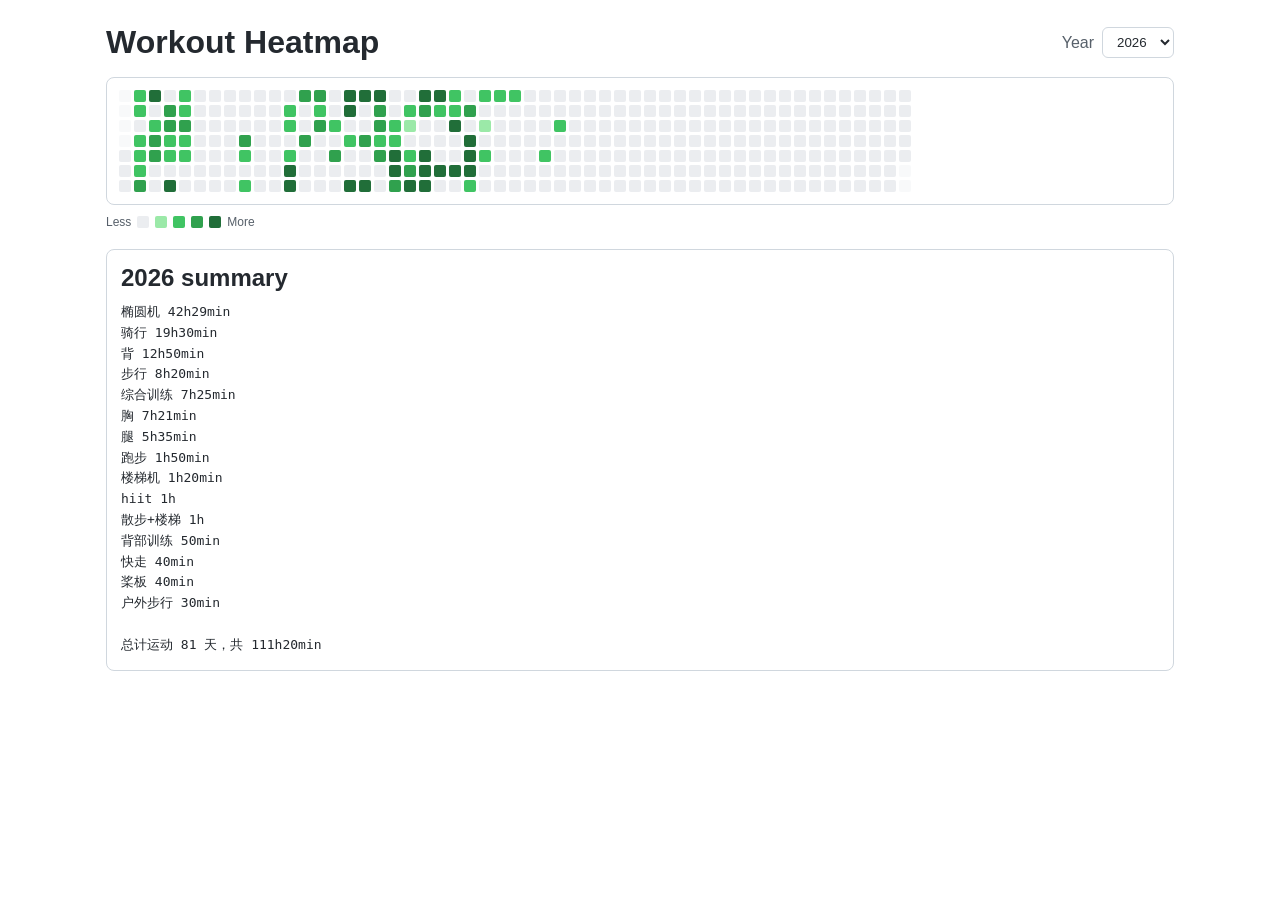
<file: index.html>
<!doctype html>
<html lang="zh-CN">
  <head>
    <meta charset="UTF-8" />
    <meta name="viewport" content="width=device-width, initial-scale=1.0" />
    <title>Vita Workout Heatmap</title>
    <link rel="stylesheet" href="./styles.css" />
  </head>
  <body>
    <main class="container">
      <header class="header">
        <h1>Workout Heatmap</h1>
        <div class="year-switcher">
          <label for="yearSelect">Year</label>
          <select id="yearSelect"></select>
        </div>
      </header>

      <section>
        <div id="heatmap" class="heatmap"></div>
        <div id="tooltip" class="tooltip" hidden></div>
        <div class="legend">
          <span>Less</span>
          <div class="swatch lv0"></div>
          <div class="swatch lv1"></div>
          <div class="swatch lv2"></div>
          <div class="swatch lv3"></div>
          <div class="swatch lv4"></div>
          <span>More</span>
        </div>
      </section>

      <section class="summary">
        <h2 id="summaryTitle"></h2>
        <pre id="summaryContent"></pre>
      </section>
    </main>

    <script src="./script.js?v=2026-05-22-1"></script>
  </body>
</html>
</file>
<file: styles.css>
:root {
  --bg: #ffffff;
  --panel: #ffffff;
  --text: #24292f;
  --muted: #57606a;
  --line: #d0d7de;
  --lv0: #ebedf0;
  --lv1: #9be9a8;
  --lv2: #40c463;
  --lv3: #30a14e;
  --lv4: #216e39;
}

* { box-sizing: border-box; }
body {
  margin: 0;
  background: var(--bg);
  color: var(--text);
  font-family: ui-sans-serif, -apple-system, BlinkMacSystemFont, "Segoe UI", Roboto, "PingFang SC", "Microsoft YaHei", sans-serif;
}

.container {
  max-width: 1100px;
  margin: 0 auto;
  padding: 24px 16px 40px;
}

.header {
  display: flex;
  justify-content: space-between;
  align-items: center;
  gap: 12px;
  margin-bottom: 16px;
}

h1, h2 { margin: 0; }

.year-switcher {
  display: flex;
  align-items: center;
  gap: 8px;
  color: var(--muted);
}

select {
  background: var(--panel);
  color: var(--text);
  border: 1px solid var(--line);
  border-radius: 6px;
  padding: 6px 10px;
}

.heatmap {
  display: grid;
  grid-auto-flow: column;
  grid-template-rows: repeat(7, 12px);
  gap: 3px;
  overflow-x: auto;
  background: var(--panel);
  border: 1px solid var(--line);
  border-radius: 8px;
  padding: 12px;
}

.day {
  width: 12px;
  height: 12px;
  border-radius: 2px;
  background: var(--lv0);
}
.day.lv0 { background: var(--lv0); }
.day.lv1 { background: var(--lv1); }
.day.lv2 { background: var(--lv2); }
.day.lv3 { background: var(--lv3); }
.day.lv4 { background: var(--lv4); }
.day.out-of-year { opacity: 0.35; }

.legend {
  margin-top: 10px;
  display: flex;
  align-items: center;
  gap: 6px;
  color: var(--muted);
  font-size: 12px;
}

.swatch {
  width: 12px;
  height: 12px;
  border-radius: 2px;
}
.swatch.lv0 { background: var(--lv0); }
.swatch.lv1 { background: var(--lv1); }
.swatch.lv2 { background: var(--lv2); }
.swatch.lv3 { background: var(--lv3); }
.swatch.lv4 { background: var(--lv4); }

.summary {
  margin-top: 20px;
  background: var(--panel);
  border: 1px solid var(--line);
  border-radius: 8px;
  padding: 14px;
}

#summaryContent {
  margin: 10px 0 0;
  color: var(--text);
  white-space: pre-wrap;
  line-height: 1.6;
}

.tooltip {
  position: fixed;
  z-index: 9999;
  max-width: 280px;
  padding: 8px 10px;
  background: #24292f;
  color: #f6f8fa;
  border-radius: 6px;
  font-size: 12px;
  line-height: 1.5;
  box-shadow: 0 6px 18px rgba(0, 0, 0, 0.2);
  pointer-events: none;
  white-space: pre-wrap;
}
</file>
